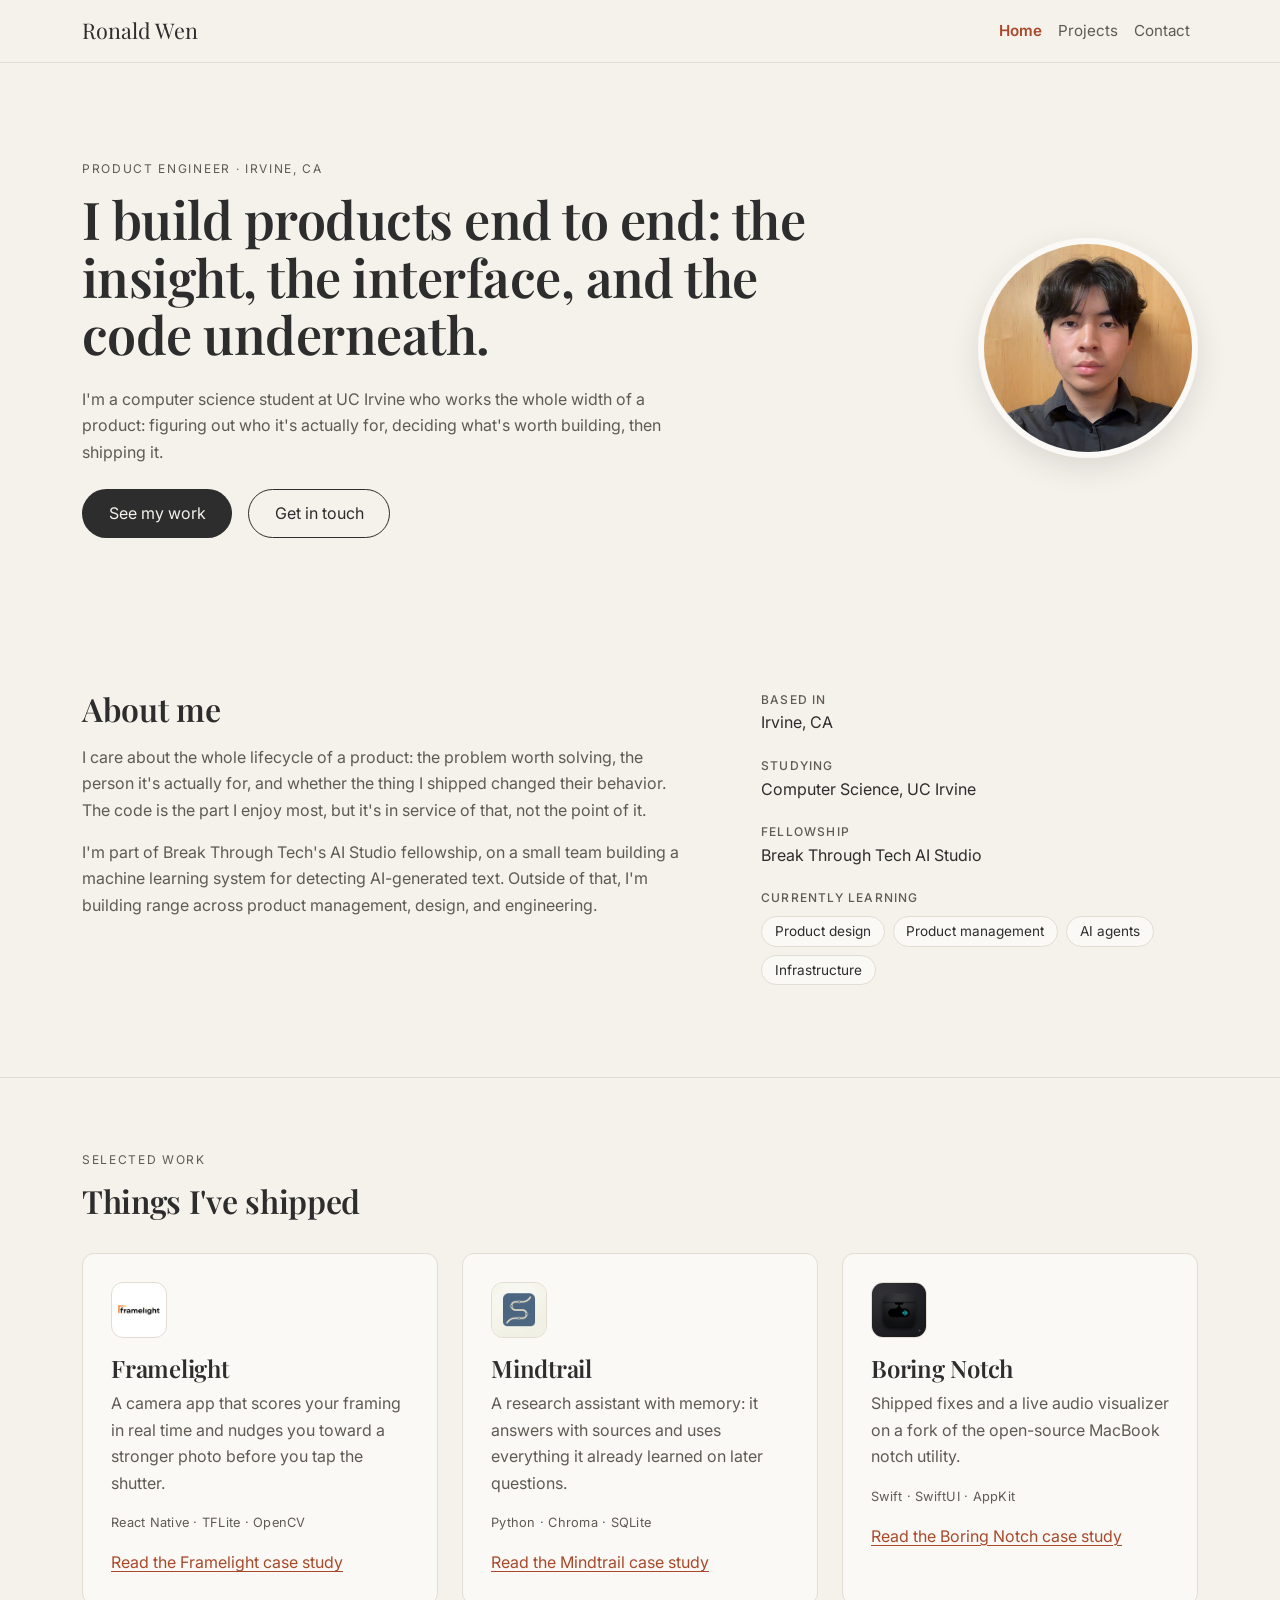
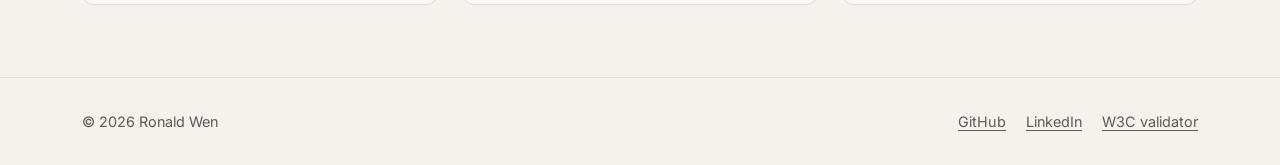
<file: index.html>
<!doctype html>
<html lang="en">

<!--
WRITTEN BY: Ronald Wen
EMAIL: ronaldwen10@gmail.com
-->

<head>
  <meta charset="utf-8">
  <meta name="viewport" content="width=device-width, initial-scale=1">
  <meta name="author" content="Ronald Wen">
  <meta name="description" content="Ronald Wen, a product engineer and computer science student at UC Irvine who builds products end to end.">
  <!-- Bootstrap for the grid and collapsing navbar, Bootstrap Icons for icons -->
  <link rel="stylesheet" href="https://cdn.jsdelivr.net/npm/bootstrap@5.3.3/dist/css/bootstrap.min.css">
  <link rel="stylesheet" href="https://cdn.jsdelivr.net/npm/bootstrap-icons@1.11.3/font/bootstrap-icons.min.css">
  <!-- Google Fonts: Playfair Display for headings, Inter for body text -->
  <link rel="preconnect" href="https://fonts.googleapis.com">
  <link rel="preconnect" href="https://fonts.gstatic.com" crossorigin>
  <link rel="stylesheet" href="https://fonts.googleapis.com/css2?family=Inter:wght@400;500;600&amp;family=Playfair+Display:wght@500;600&amp;display=swap">
  <link rel="stylesheet" href="css/styles.css">
  <title>Ronald Wen | Product Engineer</title>
</head>

<body>
  <a class="skip-link" href="#main">Skip to main content</a>

  <!-- Site navigation: collapses into a menu button below the md breakpoint -->
  <header>
    <nav class="navbar navbar-expand-md sticky-top site-nav" aria-label="Main">
      <div class="container">
        <a class="navbar-brand" href="index.html">Ronald Wen</a>
        <button class="navbar-toggler" type="button" data-bs-toggle="collapse" data-bs-target="#nav-links"
          aria-controls="nav-links" aria-expanded="false" aria-label="Toggle navigation">
          <span class="navbar-toggler-icon"></span>
        </button>
        <div class="collapse navbar-collapse" id="nav-links">
          <ul class="navbar-nav ms-auto">
            <li class="nav-item"><a class="nav-link" href="index.html" aria-current="page">Home</a></li>
            <li class="nav-item"><a class="nav-link" href="projects.html">Projects</a></li>
            <li class="nav-item"><a class="nav-link" href="contact.html">Contact</a></li>
          </ul>
        </div>
      </div>
    </nav>
  </header>

  <main id="main">
    <!-- Hero: who I am in one line, with a photo on wider screens beside it -->
    <section class="container hero">
      <div class="row align-items-center g-5">
        <div class="col-lg-8 order-2 order-lg-1">
          <p class="eyebrow">Product engineer &middot; Irvine, CA</p>
          <h1>I build products end to end: the insight, the interface, and the code underneath.</h1>
          <p class="lead-text mt-4">
            I'm a computer science student at UC Irvine who works the whole width of a product:
            figuring out who it's actually for, deciding what's worth building, then shipping it.
          </p>
          <div class="d-flex flex-wrap gap-3 mt-4">
            <a class="btn btn-accent" href="projects.html">See my work</a>
            <a class="btn btn-outline" href="contact.html">Get in touch</a>
          </div>
        </div>
        <div class="col-lg-4 order-1 order-lg-2 text-lg-end">
          <img class="hero-photo rounded-circle" src="images/ronald.jpg"
            alt="Portrait of Ronald Wen smiling, wearing a dark shirt" width="220" height="220">
        </div>
      </div>
    </section>

    <!-- About: bio on the left, quick facts on the right (stacks on phones) -->
    <section class="section" aria-labelledby="about-heading">
      <div class="container">
        <div class="row g-5">
          <div class="col-md-7">
            <h2 id="about-heading">About me</h2>
            <p class="lead-text mt-3">
              I care about the whole lifecycle of a product: the problem worth solving, the person
              it's actually for, and whether the thing I shipped changed their behavior. The code is
              the part I enjoy most, but it's in service of that, not the point of it.
            </p>
            <p class="lead-text">
              I'm part of Break Through Tech's AI Studio fellowship, on a small team building a
              machine learning system for detecting AI-generated text. Outside of that, I'm building
              range across product management, design, and engineering.
            </p>
          </div>
          <aside class="col-md-5" aria-label="Quick facts">
            <dl class="facts">
              <dt>Based in</dt>
              <dd>Irvine, CA</dd>
              <dt>Studying</dt>
              <dd>Computer Science, UC Irvine</dd>
              <dt>Fellowship</dt>
              <dd>Break Through Tech AI Studio</dd>
              <dt>Currently learning</dt>
              <dd>
                <ul class="chip-list mt-2">
                  <li>Product design</li>
                  <li>Product management</li>
                  <li>AI agents</li>
                  <li>Infrastructure</li>
                </ul>
              </dd>
            </dl>
          </aside>
        </div>
      </div>
    </section>

    <!-- Selected work: three cards, one column on phones, three on desktop -->
    <section class="section" aria-labelledby="work-heading">
      <div class="container">
        <p class="eyebrow">Selected work</p>
        <h2 id="work-heading">Things I've shipped</h2>
        <div class="row g-4 mt-2">
          <div class="col-md-6 col-lg-4">
            <article class="project-card">
              <img class="project-logo" src="images/framelight-logo.png" alt="Framelight logo" width="56" height="56">
              <h3>Framelight</h3>
              <p>A camera app that scores your framing in real time and nudges you toward a stronger photo before you tap the shutter.</p>
              <p class="stack">React Native &middot; TFLite &middot; OpenCV</p>
              <a href="projects.html#framelight">Read the Framelight case study</a>
            </article>
          </div>
          <div class="col-md-6 col-lg-4">
            <article class="project-card">
              <img class="project-logo" src="images/mindtrail-logo.png" alt="Mindtrail logo" width="56" height="56">
              <h3>Mindtrail</h3>
              <p>A research assistant with memory: it answers with sources and uses everything it already learned on later questions.</p>
              <p class="stack">Python &middot; Chroma &middot; SQLite</p>
              <a href="projects.html#mindtrail">Read the Mindtrail case study</a>
            </article>
          </div>
          <div class="col-md-6 col-lg-4">
            <article class="project-card">
              <img class="project-logo" src="images/boring-notch-logo.png" alt="Boring Notch logo" width="56" height="56">
              <h3>Boring Notch</h3>
              <p>Shipped fixes and a live audio visualizer on a fork of the open-source MacBook notch utility.</p>
              <p class="stack">Swift &middot; SwiftUI &middot; AppKit</p>
              <a href="projects.html#boring-notch">Read the Boring Notch case study</a>
            </article>
          </div>
        </div>
      </div>
    </section>
  </main>

  <footer class="site-footer">
    <div class="container d-flex flex-column flex-sm-row justify-content-between gap-2">
      <p class="mb-0">&copy; 2026 Ronald Wen</p>
      <p class="mb-0">
        <a href="https://github.com/ronaldw07">GitHub</a>
        <a href="https://www.linkedin.com/in/ronaldwen/">LinkedIn</a>
        <a href="http://validator.w3.org/check?uri=referer">W3C validator</a>
      </p>
    </div>
  </footer>

  <script src="https://cdn.jsdelivr.net/npm/bootstrap@5.3.3/dist/js/bootstrap.bundle.min.js"></script>
</body>
</html>
</file>
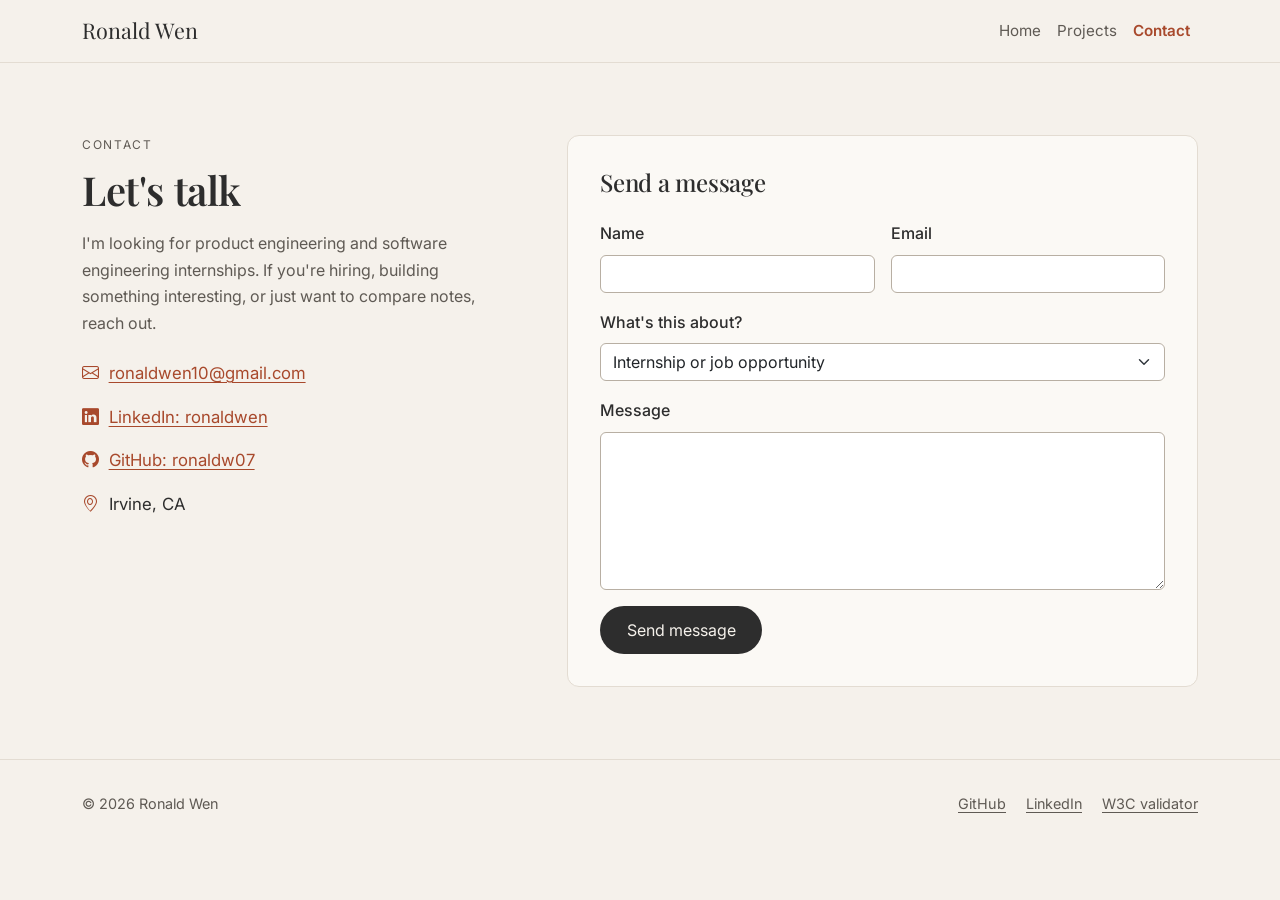
<file: contact.html>
<!doctype html>
<html lang="en">

<!--
WRITTEN BY: Ronald Wen
EMAIL: ronaldwen10@gmail.com
-->

<head>
  <meta charset="utf-8">
  <meta name="viewport" content="width=device-width, initial-scale=1">
  <meta name="author" content="Ronald Wen">
  <meta name="description" content="Get in touch with Ronald Wen about internships, projects, or collaboration.">
  <!-- Bootstrap for the grid and collapsing navbar, Bootstrap Icons for icons -->
  <link rel="stylesheet" href="https://cdn.jsdelivr.net/npm/bootstrap@5.3.3/dist/css/bootstrap.min.css">
  <link rel="stylesheet" href="https://cdn.jsdelivr.net/npm/bootstrap-icons@1.11.3/font/bootstrap-icons.min.css">
  <!-- Google Fonts: Playfair Display for headings, Inter for body text -->
  <link rel="preconnect" href="https://fonts.googleapis.com">
  <link rel="preconnect" href="https://fonts.gstatic.com" crossorigin>
  <link rel="stylesheet" href="https://fonts.googleapis.com/css2?family=Inter:wght@400;500;600&amp;family=Playfair+Display:wght@500;600&amp;display=swap">
  <link rel="stylesheet" href="css/styles.css">
  <title>Contact | Ronald Wen</title>
</head>

<body>
  <a class="skip-link" href="#main">Skip to main content</a>

  <!-- Site navigation: collapses into a menu button below the md breakpoint -->
  <header>
    <nav class="navbar navbar-expand-md sticky-top site-nav" aria-label="Main">
      <div class="container">
        <a class="navbar-brand" href="index.html">Ronald Wen</a>
        <button class="navbar-toggler" type="button" data-bs-toggle="collapse" data-bs-target="#nav-links"
          aria-controls="nav-links" aria-expanded="false" aria-label="Toggle navigation">
          <span class="navbar-toggler-icon"></span>
        </button>
        <div class="collapse navbar-collapse" id="nav-links">
          <ul class="navbar-nav ms-auto">
            <li class="nav-item"><a class="nav-link" href="index.html">Home</a></li>
            <li class="nav-item"><a class="nav-link" href="projects.html">Projects</a></li>
            <li class="nav-item"><a class="nav-link" href="contact.html" aria-current="page">Contact</a></li>
          </ul>
        </div>
      </div>
    </nav>
  </header>

  <main id="main" class="container section">
    <div class="row g-5">
      <!-- Direct links: first on phones, left column on desktop -->
      <div class="col-lg-5">
        <p class="eyebrow">Contact</p>
        <h1>Let's talk</h1>
        <p class="lead-text mt-3">
          I'm looking for product engineering and software engineering internships. If you're hiring,
          building something interesting, or just want to compare notes, reach out.
        </p>
        <ul class="contact-links mt-4">
          <li><i class="bi bi-envelope" aria-hidden="true"></i><a href="mailto:ronaldwen10@gmail.com">ronaldwen10@gmail.com</a></li>
          <li><i class="bi bi-linkedin" aria-hidden="true"></i><a href="https://www.linkedin.com/in/ronaldwen/">LinkedIn: ronaldwen</a></li>
          <li><i class="bi bi-github" aria-hidden="true"></i><a href="https://github.com/ronaldw07">GitHub: ronaldw07</a></li>
          <li><i class="bi bi-geo-alt" aria-hidden="true"></i>Irvine, CA</li>
        </ul>
      </div>

      <!-- Contact form: opens the visitor's mail client, since this is a static site with no server -->
      <div class="col-lg-7">
        <form class="contact-form" action="mailto:ronaldwen10@gmail.com" method="post" enctype="text/plain">
          <h2 class="h4 mb-4">Send a message</h2>
          <div class="row g-3">
            <div class="col-sm-6">
              <label class="form-label" for="name">Name</label>
              <input class="form-control" type="text" id="name" name="name" autocomplete="name" required>
            </div>
            <div class="col-sm-6">
              <label class="form-label" for="email">Email</label>
              <input class="form-control" type="email" id="email" name="email" autocomplete="email" required>
            </div>
            <div class="col-12">
              <label class="form-label" for="reason">What's this about?</label>
              <select class="form-select" id="reason" name="reason">
                <option>Internship or job opportunity</option>
                <option>Project collaboration</option>
                <option>Something else</option>
              </select>
            </div>
            <div class="col-12">
              <label class="form-label" for="message">Message</label>
              <textarea class="form-control" id="message" name="message" rows="6" required></textarea>
            </div>
            <div class="col-12">
              <button class="btn btn-accent" type="submit">Send message</button>
            </div>
          </div>
        </form>
      </div>
    </div>
  </main>

  <footer class="site-footer">
    <div class="container d-flex flex-column flex-sm-row justify-content-between gap-2">
      <p class="mb-0">&copy; 2026 Ronald Wen</p>
      <p class="mb-0">
        <a href="https://github.com/ronaldw07">GitHub</a>
        <a href="https://www.linkedin.com/in/ronaldwen/">LinkedIn</a>
        <a href="http://validator.w3.org/check?uri=referer">W3C validator</a>
      </p>
    </div>
  </footer>

  <script src="https://cdn.jsdelivr.net/npm/bootstrap@5.3.3/dist/js/bootstrap.bundle.min.js"></script>
</body>
</html>
</file>
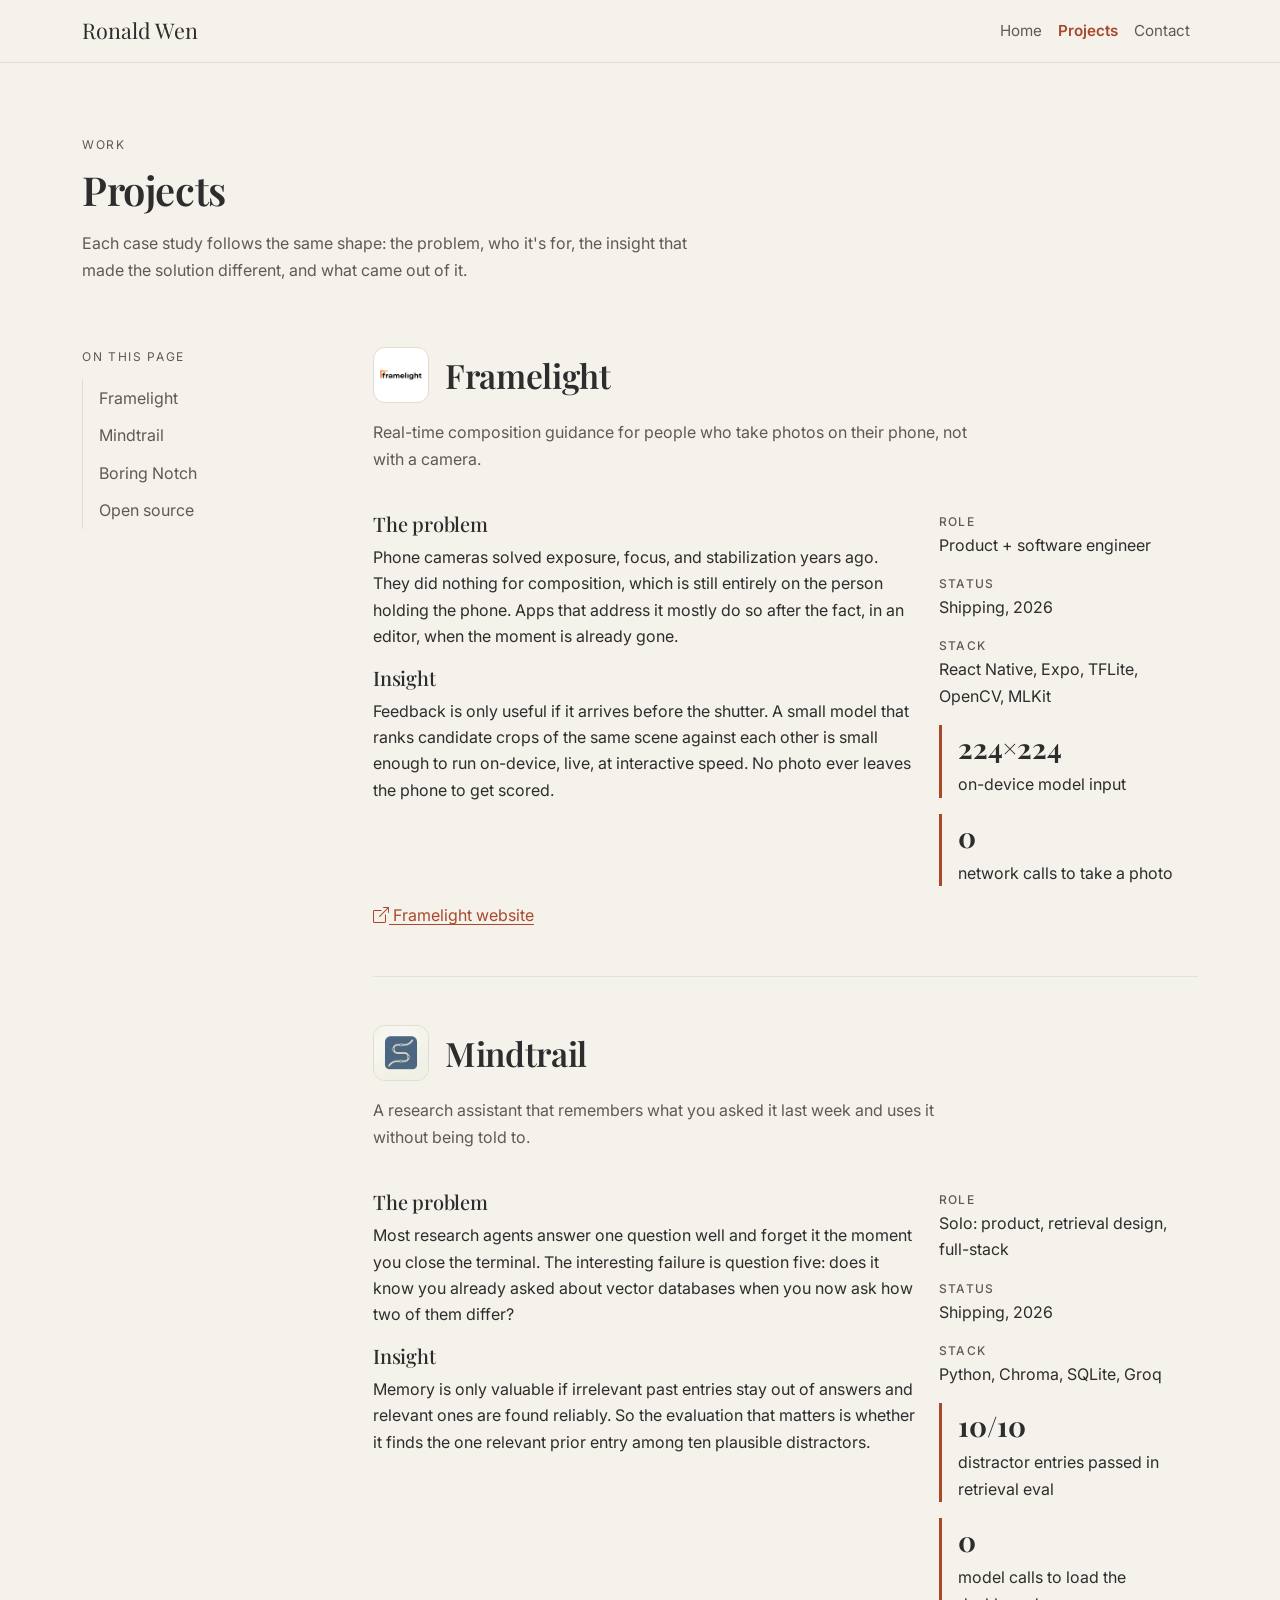
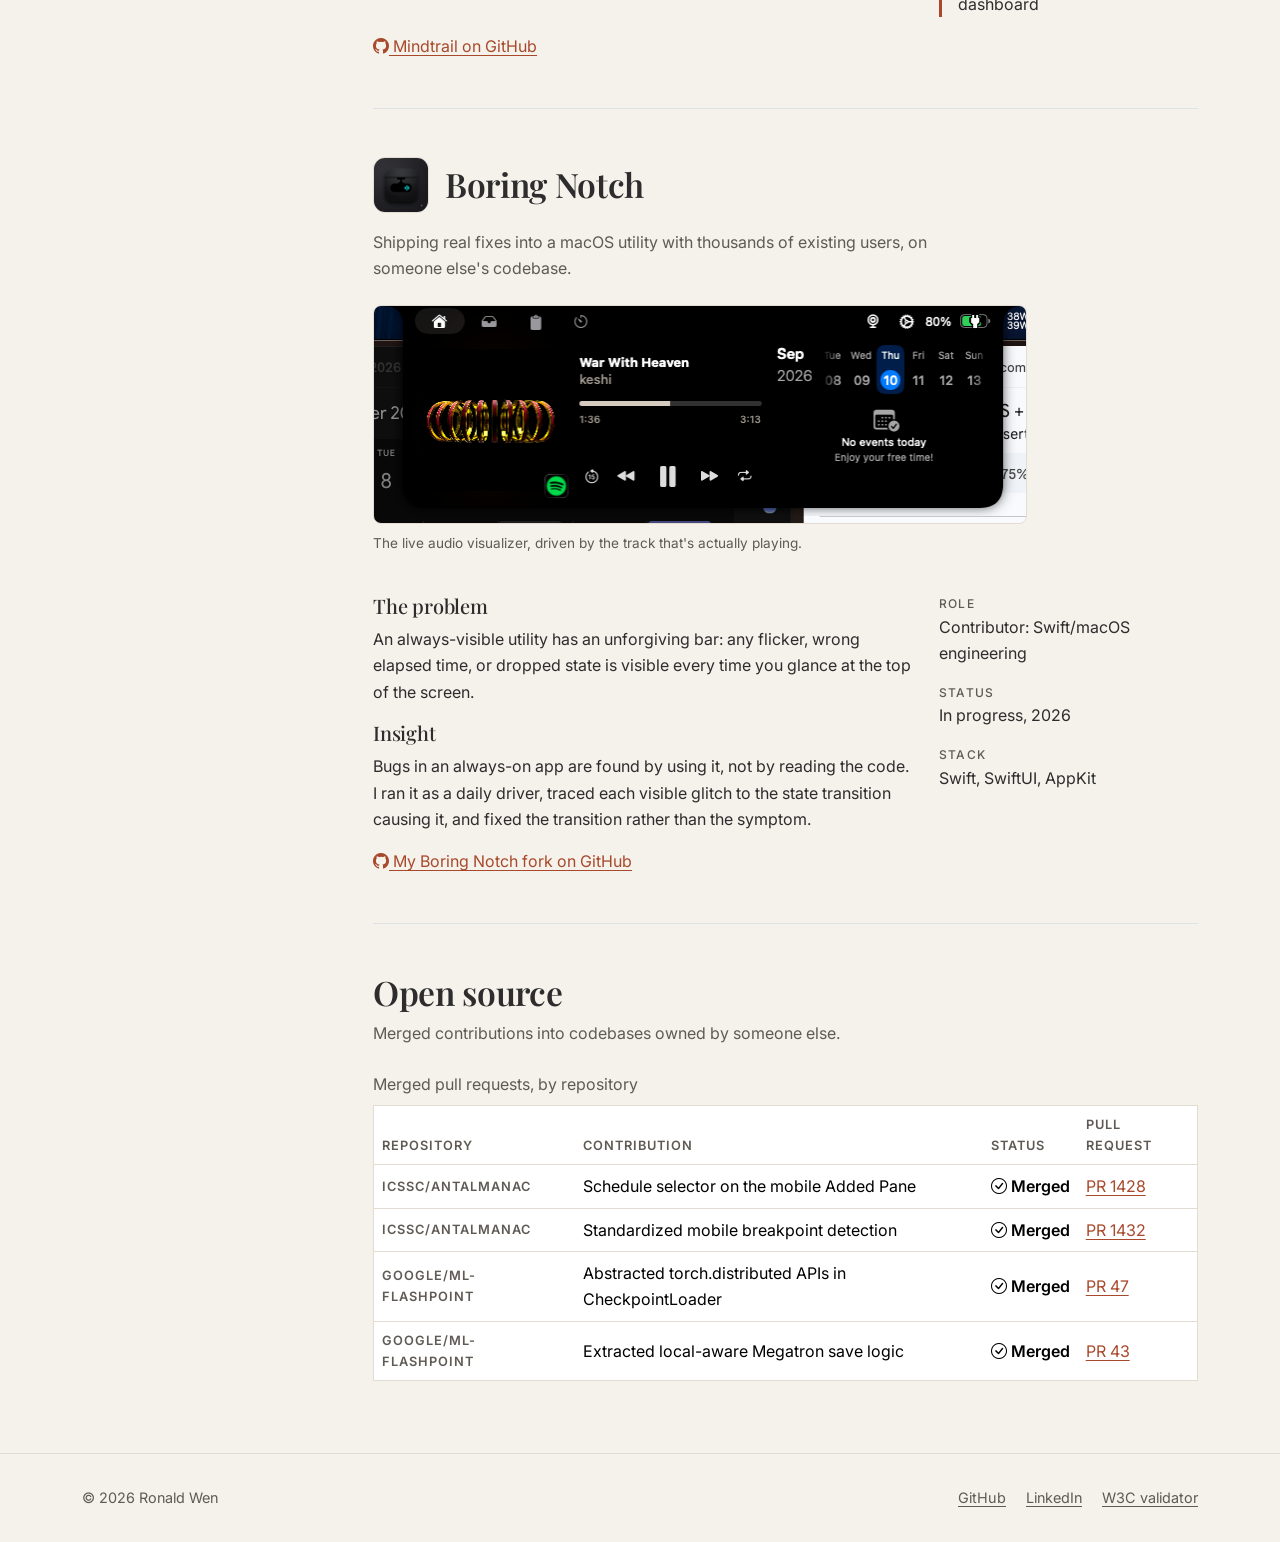
<file: projects.html>
<!doctype html>
<html lang="en">

<!--
WRITTEN BY: Ronald Wen
EMAIL: ronaldwen10@gmail.com
-->

<head>
  <meta charset="utf-8">
  <meta name="viewport" content="width=device-width, initial-scale=1">
  <meta name="author" content="Ronald Wen">
  <meta name="description" content="Case studies of products Ronald Wen has built, plus his merged open-source contributions.">
  <!-- Bootstrap for the grid and collapsing navbar, Bootstrap Icons for icons -->
  <link rel="stylesheet" href="https://cdn.jsdelivr.net/npm/bootstrap@5.3.3/dist/css/bootstrap.min.css">
  <link rel="stylesheet" href="https://cdn.jsdelivr.net/npm/bootstrap-icons@1.11.3/font/bootstrap-icons.min.css">
  <!-- Google Fonts: Playfair Display for headings, Inter for body text -->
  <link rel="preconnect" href="https://fonts.googleapis.com">
  <link rel="preconnect" href="https://fonts.gstatic.com" crossorigin>
  <link rel="stylesheet" href="https://fonts.googleapis.com/css2?family=Inter:wght@400;500;600&amp;family=Playfair+Display:wght@500;600&amp;display=swap">
  <link rel="stylesheet" href="css/styles.css">
  <title>Projects | Ronald Wen</title>
</head>

<body>
  <a class="skip-link" href="#main">Skip to main content</a>

  <!-- Site navigation: collapses into a menu button below the md breakpoint -->
  <header>
    <nav class="navbar navbar-expand-md sticky-top site-nav" aria-label="Main">
      <div class="container">
        <a class="navbar-brand" href="index.html">Ronald Wen</a>
        <button class="navbar-toggler" type="button" data-bs-toggle="collapse" data-bs-target="#nav-links"
          aria-controls="nav-links" aria-expanded="false" aria-label="Toggle navigation">
          <span class="navbar-toggler-icon"></span>
        </button>
        <div class="collapse navbar-collapse" id="nav-links">
          <ul class="navbar-nav ms-auto">
            <li class="nav-item"><a class="nav-link" href="index.html">Home</a></li>
            <li class="nav-item"><a class="nav-link" href="projects.html" aria-current="page">Projects</a></li>
            <li class="nav-item"><a class="nav-link" href="contact.html">Contact</a></li>
          </ul>
        </div>
      </div>
    </nav>
  </header>

  <main id="main" class="container section">
    <p class="eyebrow">Work</p>
    <h1>Projects</h1>
    <p class="lead-text mt-3">
      Each case study follows the same shape: the problem, who it's for, the insight that made the
      solution different, and what came out of it.
    </p>

    <div class="row g-5 mt-2">
      <!-- Sidebar: sticky table of contents on desktop, a plain list above the content on smaller screens -->
      <aside class="col-lg-3">
        <nav class="toc" aria-label="On this page">
          <p class="eyebrow">On this page</p>
          <ol>
            <li><a href="#framelight">Framelight</a></li>
            <li><a href="#mindtrail">Mindtrail</a></li>
            <li><a href="#boring-notch">Boring Notch</a></li>
            <li><a href="#open-source">Open source</a></li>
          </ol>
        </nav>
      </aside>

      <div class="col-lg-9">
        <!-- Framelight -->
        <article class="project-detail pb-5" id="framelight" aria-labelledby="framelight-heading">
          <div class="d-flex align-items-center gap-3">
            <img class="project-logo" src="images/framelight-logo.png" alt="Framelight logo" width="56" height="56">
            <h2 id="framelight-heading" class="mb-0">Framelight</h2>
          </div>
          <p class="lead-text mt-3">Real-time composition guidance for people who take photos on their phone, not with a camera.</p>

          <div class="row g-4 mt-1">
            <div class="col-md-8">
              <h3 class="h5">The problem</h3>
              <p>Phone cameras solved exposure, focus, and stabilization years ago. They did nothing for
                composition, which is still entirely on the person holding the phone. Apps that address it
                mostly do so after the fact, in an editor, when the moment is already gone.</p>
              <h3 class="h5">Insight</h3>
              <p>Feedback is only useful if it arrives before the shutter. A small model that ranks
                candidate crops of the same scene against each other is small enough to run on-device, live,
                at interactive speed. No photo ever leaves the phone to get scored.</p>
            </div>
            <div class="col-md-4">
              <dl class="project-meta">
                <dt>Role</dt>
                <dd>Product + software engineer</dd>
                <dt>Status</dt>
                <dd>Shipping, 2026</dd>
                <dt>Stack</dt>
                <dd>React Native, Expo, TFLite, OpenCV, MLKit</dd>
              </dl>
              <div class="metric"><strong>224&times;224</strong>on-device model input</div>
              <div class="metric"><strong>0</strong>network calls to take a photo</div>
            </div>
          </div>
          <a href="https://framelight-website.vercel.app"><i class="bi bi-box-arrow-up-right" aria-hidden="true"></i> Framelight website</a>
        </article>

        <!-- Mindtrail -->
        <article class="project-detail py-5 border-top" id="mindtrail" aria-labelledby="mindtrail-heading">
          <div class="d-flex align-items-center gap-3">
            <img class="project-logo" src="images/mindtrail-logo.png" alt="Mindtrail logo" width="56" height="56">
            <h2 id="mindtrail-heading" class="mb-0">Mindtrail</h2>
          </div>
          <p class="lead-text mt-3">A research assistant that remembers what you asked it last week and uses it without being told to.</p>

          <div class="row g-4 mt-1">
            <div class="col-md-8">
              <h3 class="h5">The problem</h3>
              <p>Most research agents answer one question well and forget it the moment you close the
                terminal. The interesting failure is question five: does it know you already asked about
                vector databases when you now ask how two of them differ?</p>
              <h3 class="h5">Insight</h3>
              <p>Memory is only valuable if irrelevant past entries stay out of answers and relevant ones
                are found reliably. So the evaluation that matters is whether it finds the one relevant
                prior entry among ten plausible distractors.</p>
            </div>
            <div class="col-md-4">
              <dl class="project-meta">
                <dt>Role</dt>
                <dd>Solo: product, retrieval design, full-stack</dd>
                <dt>Status</dt>
                <dd>Shipping, 2026</dd>
                <dt>Stack</dt>
                <dd>Python, Chroma, SQLite, Groq</dd>
              </dl>
              <div class="metric"><strong>10/10</strong>distractor entries passed in retrieval eval</div>
              <div class="metric"><strong>0</strong>model calls to load the dashboard</div>
            </div>
          </div>
          <a href="https://github.com/ronaldw07/mindtrail"><i class="bi bi-github" aria-hidden="true"></i> Mindtrail on GitHub</a>
        </article>

        <!-- Boring Notch -->
        <article class="project-detail py-5 border-top" id="boring-notch" aria-labelledby="boring-notch-heading">
          <div class="d-flex align-items-center gap-3">
            <img class="project-logo" src="images/boring-notch-logo.png" alt="Boring Notch logo" width="56" height="56">
            <h2 id="boring-notch-heading" class="mb-0">Boring Notch</h2>
          </div>
          <p class="lead-text mt-3">Shipping real fixes into a macOS utility with thousands of existing users, on someone else's codebase.</p>

          <figure class="project-figure mt-4">
            <img class="img-fluid" src="images/boring-notch-visualizer.png"
              alt="The MacBook notch expanded, showing album art, playback controls, and a live audio visualizer reacting to the track"
              width="654" height="217">
            <figcaption>The live audio visualizer, driven by the track that's actually playing.</figcaption>
          </figure>

          <div class="row g-4 mt-1">
            <div class="col-md-8">
              <h3 class="h5">The problem</h3>
              <p>An always-visible utility has an unforgiving bar: any flicker, wrong elapsed time, or
                dropped state is visible every time you glance at the top of the screen.</p>
              <h3 class="h5">Insight</h3>
              <p>Bugs in an always-on app are found by using it, not by reading the code. I ran it as a
                daily driver, traced each visible glitch to the state transition causing it, and fixed the
                transition rather than the symptom.</p>
            </div>
            <div class="col-md-4">
              <dl class="project-meta">
                <dt>Role</dt>
                <dd>Contributor: Swift/macOS engineering</dd>
                <dt>Status</dt>
                <dd>In progress, 2026</dd>
                <dt>Stack</dt>
                <dd>Swift, SwiftUI, AppKit</dd>
              </dl>
            </div>
          </div>
          <a href="https://github.com/ronaldw07/boring.notch"><i class="bi bi-github" aria-hidden="true"></i> My Boring Notch fork on GitHub</a>
        </article>

        <!-- Open source: an accessible data table with caption and header scopes -->
        <section class="project-detail pt-5 border-top" id="open-source" aria-labelledby="open-source-heading">
          <h2 id="open-source-heading">Open source</h2>
          <p class="lead-text">Merged contributions into codebases owned by someone else.</p>
          <div class="table-responsive">
            <table class="table contrib-table align-middle mb-0">
              <caption>Merged pull requests, by repository</caption>
              <thead>
                <tr>
                  <th scope="col">Repository</th>
                  <th scope="col">Contribution</th>
                  <th scope="col">Status</th>
                  <th scope="col">Pull request</th>
                </tr>
              </thead>
              <tbody>
                <tr>
                  <th scope="row">icssc/AntAlmanac</th>
                  <td>Schedule selector on the mobile Added Pane</td>
                  <td class="status-merged"><i class="bi bi-check-circle" aria-hidden="true"></i> Merged</td>
                  <td><a href="https://github.com/icssc/AntAlmanac/pull/1428">PR 1428</a></td>
                </tr>
                <tr>
                  <th scope="row">icssc/AntAlmanac</th>
                  <td>Standardized mobile breakpoint detection</td>
                  <td class="status-merged"><i class="bi bi-check-circle" aria-hidden="true"></i> Merged</td>
                  <td><a href="https://github.com/icssc/AntAlmanac/pull/1432">PR 1432</a></td>
                </tr>
                <tr>
                  <th scope="row">google/ml-flashpoint</th>
                  <td>Abstracted torch.distributed APIs in CheckpointLoader</td>
                  <td class="status-merged"><i class="bi bi-check-circle" aria-hidden="true"></i> Merged</td>
                  <td><a href="https://github.com/google/ml-flashpoint/pull/47">PR 47</a></td>
                </tr>
                <tr>
                  <th scope="row">google/ml-flashpoint</th>
                  <td>Extracted local-aware Megatron save logic</td>
                  <td class="status-merged"><i class="bi bi-check-circle" aria-hidden="true"></i> Merged</td>
                  <td><a href="https://github.com/google/ml-flashpoint/pull/43">PR 43</a></td>
                </tr>
              </tbody>
            </table>
          </div>
        </section>
      </div>
    </div>
  </main>

  <footer class="site-footer">
    <div class="container d-flex flex-column flex-sm-row justify-content-between gap-2">
      <p class="mb-0">&copy; 2026 Ronald Wen</p>
      <p class="mb-0">
        <a href="https://github.com/ronaldw07">GitHub</a>
        <a href="https://www.linkedin.com/in/ronaldwen/">LinkedIn</a>
        <a href="http://validator.w3.org/check?uri=referer">W3C validator</a>
      </p>
    </div>
  </footer>

  <script src="https://cdn.jsdelivr.net/npm/bootstrap@5.3.3/dist/js/bootstrap.bundle.min.js"></script>
</body>
</html>
</file>
<file: css/styles.css>
/*
  Portfolio styles for Ronald Wen.
  Layered on top of Bootstrap 5: Bootstrap handles the grid and navbar
  collapse, this file gives the site its warm, editorial identity.
*/

/* ---------- Palette and type ---------- */
:root {
  --background: #f5f1eb;
  --paper: #fbf9f5;
  --foreground: #2d2d2d;
  --muted: #5f5a54;
  --line: #e3dcd2;
  --accent: #a8492c;
  --accent-dark: #86391f;
  --font-sans: "Inter", "Helvetica Neue", Arial, sans-serif;
  --font-serif: "Playfair Display", Georgia, "Times New Roman", serif;
}

body {
  background-color: var(--background);
  color: var(--foreground);
  font-family: var(--font-sans);
  font-size: 1rem;
  line-height: 1.65;
}

h1,
h2,
h3 {
  font-family: var(--font-serif);
  font-weight: 600;
  letter-spacing: -0.01em;
}

a {
  color: var(--accent);
  text-underline-offset: 3px;
}

a:hover,
a:focus {
  color: var(--accent-dark);
}

/* Visible keyboard focus everywhere, not just on Bootstrap controls */
a:focus-visible,
button:focus-visible,
input:focus-visible,
textarea:focus-visible,
select:focus-visible {
  outline: 3px solid var(--accent);
  outline-offset: 2px;
}

/* ---------- Skip link (keyboard users jump past the nav) ---------- */
.skip-link {
  position: absolute;
  left: 1rem;
  top: -3rem;
  z-index: 1100;
  padding: 0.5rem 1rem;
  background-color: var(--foreground);
  color: var(--background);
  border-radius: 0.25rem;
}

.skip-link:focus {
  top: 1rem;
  color: var(--background);
}

/* ---------- Navigation ---------- */
.site-nav {
  background-color: var(--background);
  border-bottom: 1px solid var(--line);
}

.site-nav .navbar-brand {
  font-family: var(--font-serif);
  font-size: 1.35rem;
  color: var(--foreground);
}

.site-nav .nav-link {
  color: var(--muted);
  font-size: 0.95rem;
  padding-left: 1rem;
  padding-right: 1rem;
}

.site-nav .nav-link:hover,
.site-nav .nav-link:focus {
  color: var(--foreground);
}

/* The current page is marked with aria-current, so style off that */
.site-nav .nav-link[aria-current="page"] {
  color: var(--accent);
  font-weight: 600;
}

/* ---------- Shared section rhythm ---------- */
.section {
  padding-top: 4.5rem;
  padding-bottom: 4.5rem;
}

.section + .section {
  border-top: 1px solid var(--line);
}

.eyebrow {
  font-size: 0.75rem;
  letter-spacing: 0.14em;
  text-transform: uppercase;
  color: var(--muted);
  margin-bottom: 0.75rem;
}

.lead-text {
  color: var(--muted);
  max-width: 38rem;
}

/* ---------- Hero ---------- */
.hero {
  padding-top: 6rem;
  padding-bottom: 5rem;
}

.hero h1 {
  font-size: 3.25rem;
  line-height: 1.1;
  max-width: 48rem;
}

.hero-photo {
  width: 220px;
  height: 220px;
  object-fit: cover;
  border: 6px solid var(--paper);
  box-shadow: 0 10px 30px rgba(45, 45, 45, 0.12);
}

/* ---------- Buttons ---------- */
.btn-accent {
  background-color: var(--foreground);
  color: var(--background);
  border-radius: 999px;
  padding: 0.7rem 1.6rem;
  transition: transform 160ms cubic-bezier(0.23, 1, 0.32, 1), background-color 160ms ease;
}

.btn-accent:hover,
.btn-accent:focus {
  background-color: var(--accent-dark);
  color: var(--paper);
}

.btn-accent:active {
  transform: scale(0.97);
}

.btn-outline {
  border: 1px solid var(--foreground);
  color: var(--foreground);
  border-radius: 999px;
  padding: 0.7rem 1.6rem;
}

.btn-outline:hover,
.btn-outline:focus {
  background-color: var(--foreground);
  color: var(--background);
}

/* ---------- Quick facts list on the home page ---------- */
.facts dt {
  font-size: 0.75rem;
  letter-spacing: 0.1em;
  text-transform: uppercase;
  color: var(--muted);
  font-weight: 500;
}

.facts dd {
  margin-bottom: 1.25rem;
}

.chip-list {
  list-style: none;
  padding-left: 0;
  display: flex;
  flex-wrap: wrap;
  gap: 0.5rem;
}

.chip-list li {
  border: 1px solid var(--line);
  background-color: var(--paper);
  border-radius: 999px;
  padding: 0.2rem 0.8rem;
  font-size: 0.85rem;
}

/* ---------- Project cards ---------- */
.project-card {
  background-color: var(--paper);
  border: 1px solid var(--line);
  border-radius: 0.75rem;
  padding: 1.75rem;
  height: 100%;
  transition: transform 200ms cubic-bezier(0.23, 1, 0.32, 1), box-shadow 200ms ease;
}

.project-card:hover {
  transform: translateY(-3px);
  box-shadow: 0 12px 28px rgba(45, 45, 45, 0.08);
}

.project-card h3 {
  font-size: 1.5rem;
  margin-top: 1rem;
}

.project-card p {
  color: var(--muted);
}

.project-logo {
  width: 56px;
  height: 56px;
  border-radius: 0.75rem;
  border: 1px solid var(--line);
  background-color: #ffffff;
}

.stack {
  font-size: 0.8rem;
  color: var(--muted);
  letter-spacing: 0.02em;
}

/* ---------- Full project write-ups ---------- */
.project-detail {
  scroll-margin-top: 5rem;
}

.project-detail h2 {
  font-size: 2.1rem;
}

.project-meta dt {
  font-size: 0.75rem;
  letter-spacing: 0.1em;
  text-transform: uppercase;
  color: var(--muted);
  font-weight: 500;
}

.project-meta dd {
  margin-bottom: 1rem;
}

.metric {
  border-left: 3px solid var(--accent);
  padding-left: 1rem;
  margin-bottom: 1rem;
}

.metric strong {
  display: block;
  font-family: var(--font-serif);
  font-size: 1.75rem;
  color: var(--foreground);
}

.project-figure img {
  border-radius: 0.5rem;
  border: 1px solid var(--line);
}

.project-figure figcaption {
  font-size: 0.85rem;
  color: var(--muted);
  margin-top: 0.5rem;
}

/* Sidebar table of contents on the projects page */
.toc {
  position: sticky;
  top: 6rem;
}

.toc ol {
  list-style: none;
  padding-left: 0;
  border-left: 1px solid var(--line);
}

.toc a {
  display: block;
  padding: 0.35rem 0 0.35rem 1rem;
  color: var(--muted);
  text-decoration: none;
}

.toc a:hover,
.toc a:focus {
  color: var(--accent);
}

/* ---------- Open-source contributions table ---------- */
.contrib-table {
  background-color: var(--paper);
  border: 1px solid var(--line);
}

.contrib-table caption {
  caption-side: top;
  color: var(--muted);
}

.contrib-table th {
  font-size: 0.8rem;
  letter-spacing: 0.08em;
  text-transform: uppercase;
  color: var(--muted);
  font-weight: 600;
}

.status-merged {
  color: #1f6b3a;
  font-weight: 600;
  white-space: nowrap;
}

/* ---------- Contact form ---------- */
.contact-form {
  background-color: var(--paper);
  border: 1px solid var(--line);
  border-radius: 0.75rem;
  padding: 2rem;
}

.contact-form .form-control,
.contact-form .form-select {
  background-color: #ffffff;
  border-color: #b8afa3;
}

.contact-form .form-label {
  font-weight: 500;
}

.contact-links {
  list-style: none;
  padding-left: 0;
}

.contact-links li {
  margin-bottom: 1rem;
  font-size: 1.05rem;
}

.contact-links .bi {
  color: var(--accent);
  margin-right: 0.6rem;
}

/* ---------- Footer ---------- */
.site-footer {
  border-top: 1px solid var(--line);
  padding-top: 2rem;
  padding-bottom: 2rem;
  color: var(--muted);
  font-size: 0.9rem;
}

.site-footer a {
  color: var(--muted);
  margin-left: 1rem;
}

.site-footer a:hover,
.site-footer a:focus {
  color: var(--accent);
}

/* ---------- Responsive adjustments ---------- */

/* Tablets and below: sidebar table of contents stops being sticky */
@media (max-width: 991.98px) {
  .toc {
    position: static;
    margin-bottom: 2rem;
  }

  .hero h1 {
    font-size: 2.6rem;
  }
}

/* Phones: tighter spacing, smaller type, photo shrinks */
@media (max-width: 575.98px) {
  .hero {
    padding-top: 3rem;
    padding-bottom: 3rem;
  }

  .hero h1 {
    font-size: 2rem;
  }

  .hero-photo {
    width: 140px;
    height: 140px;
  }

  .section {
    padding-top: 3rem;
    padding-bottom: 3rem;
  }

  .contact-form {
    padding: 1.25rem;
  }

  .site-footer a {
    margin-left: 0;
    margin-right: 1rem;
  }
}

/* Respect users who ask for less motion */
@media (prefers-reduced-motion: reduce) {
  .project-card,
  .btn-accent {
    transition: none;
  }

  .project-card:hover {
    transform: none;
  }
}
</file>
